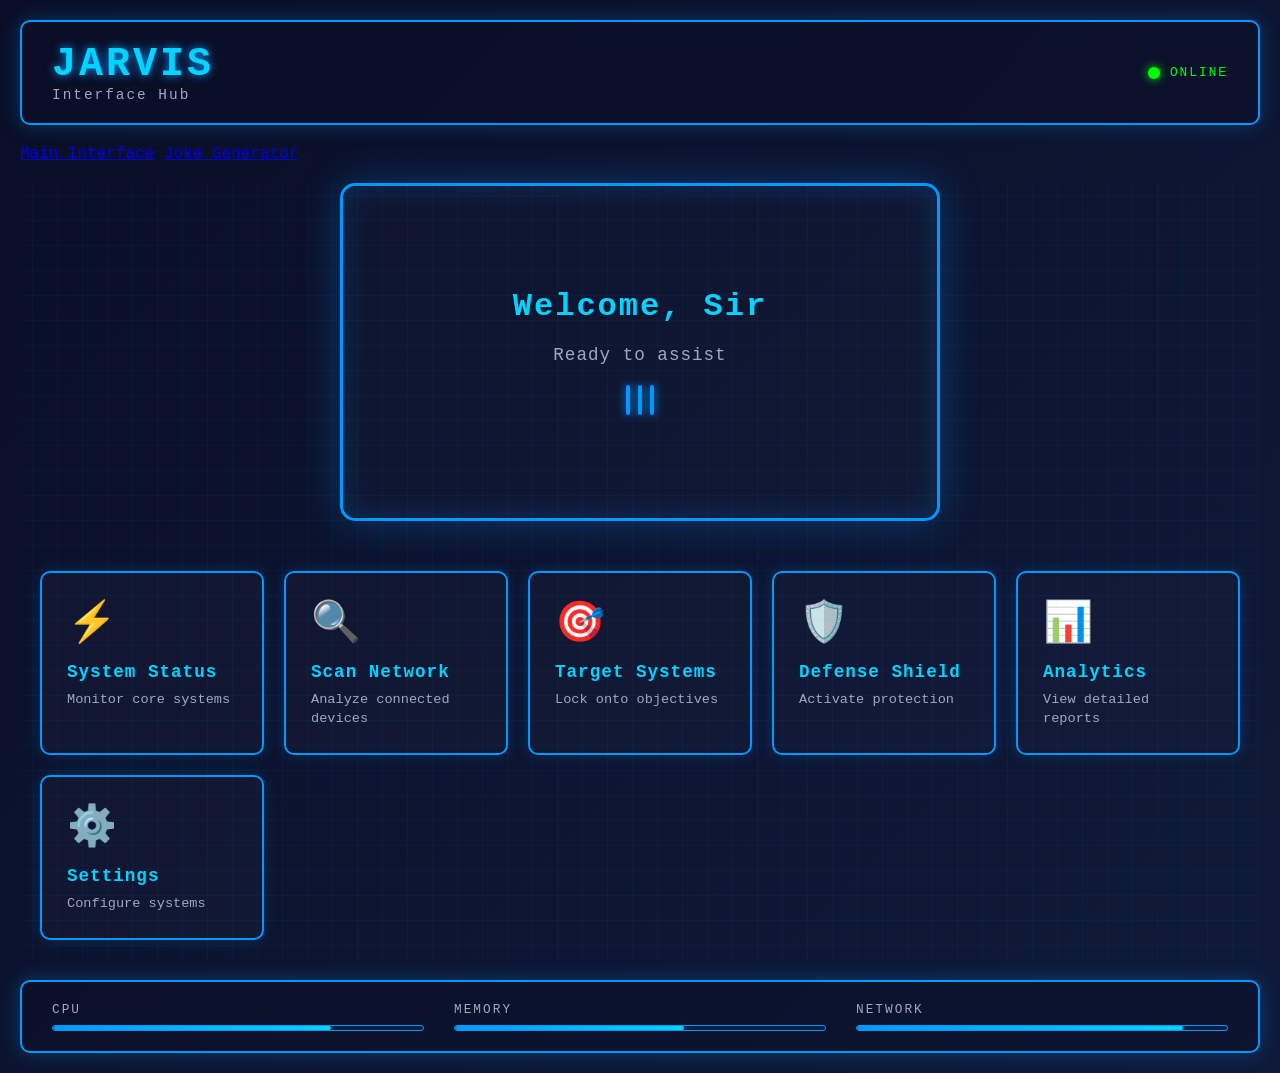
<file: index.html>
<!DOCTYPE html>
<html lang="en">
<head>
    <meta charset="UTF-8">
    <meta name="viewport" content="width=device-width, initial-scale=1.0">
    <title>JARVIS Interface Hub</title>
    <link rel="stylesheet" href="style.css">
</head>
<body>
    <div class="container">
        <!-- Header -->
        <header class="header">
            <div class="header-content">
                <h1 class="title">JARVIS</h1>
                <p class="subtitle">Interface Hub</p>
            </div>
            <div class="status-indicator">
                <span class="pulse"></span>
                <span class="status-text">ONLINE</span>
            </div>
        </header>

        <!-- Navigation -->
        <nav class="navigation">
            <a href="index.html" class="nav-link active">Main Interface</a>
            <a href="joke-generator.html" class="nav-link">Joke Generator</a>
        </nav>

        <!-- Main Interface -->
        <main class="main-interface">
            <!-- Central Display -->
            <section class="central-display">
                <div class="display-frame">
                    <div class="display-content">
                        <h2>Welcome, Sir</h2>
                        <p id="greeting-text">Ready to assist</p>
                        <div class="wave-animation">
                            <span></span>
                            <span></span>
                            <span></span>
                        </div>
                    </div>
                </div>
            </section>

            <!-- Command Grid -->
            <section class="command-grid">
                <div class="command-card" data-command="1">
                    <div class="card-icon">⚡</div>
                    <h3>System Status</h3>
                    <p>Monitor core systems</p>
                    <div class="card-glow"></div>
                </div>

                <div class="command-card" data-command="2">
                    <div class="card-icon">🔍</div>
                    <h3>Scan Network</h3>
                    <p>Analyze connected devices</p>
                    <div class="card-glow"></div>
                </div>

                <div class="command-card" data-command="3">
                    <div class="card-icon">🎯</div>
                    <h3>Target Systems</h3>
                    <p>Lock onto objectives</p>
                    <div class="card-glow"></div>
                </div>

                <div class="command-card" data-command="4">
                    <div class="card-icon">🛡️</div>
                    <h3>Defense Shield</h3>
                    <p>Activate protection</p>
                    <div class="card-glow"></div>
                </div>

                <div class="command-card" data-command="5">
                    <div class="card-icon">📊</div>
                    <h3>Analytics</h3>
                    <p>View detailed reports</p>
                    <div class="card-glow"></div>
                </div>

                <div class="command-card" data-command="6">
                    <div class="card-icon">⚙️</div>
                    <h3>Settings</h3>
                    <p>Configure systems</p>
                    <div class="card-glow"></div>
                </div>
            </section>

            <!-- Holographic Grid Background -->
            <div class="holographic-grid"></div>
        </main>

        <!-- Footer Status -->
        <footer class="footer">
            <div class="footer-item">
                <span class="label">CPU</span>
                <div class="progress-bar">
                    <div class="progress-fill" style="width: 75%"></div>
                </div>
            </div>
            <div class="footer-item">
                <span class="label">MEMORY</span>
                <div class="progress-bar">
                    <div class="progress-fill" style="width: 62%"></div>
                </div>
            </div>
            <div class="footer-item">
                <span class="label">NETWORK</span>
                <div class="progress-bar">
                    <div class="progress-fill" style="width: 88%"></div>
                </div>
            </div>
        </footer>
    </div>

    <script src="script.js"></script>
</body>
</html>
</file>
<file: style.css>
/* JARVIS Interface Hub - Styling */

* {
    margin: 0;
    padding: 0;
    box-sizing: border-box;
}

:root {
    --primary-blue: #0099ff;
    --dark-bg: #0a0e27;
    --secondary-bg: #1a1f3a;
    --accent-blue: #00d4ff;
    --glow-blue: #0066cc;
    --text-primary: #e0e8ff;
    --text-secondary: #a0a8c0;
}

body {
    font-family: 'Courier New', monospace;
    background: linear-gradient(135deg, var(--dark-bg) 0%, #0f1a3a 100%);
    color: var(--text-primary);
    overflow-x: hidden;
    min-height: 100vh;
}

.container {
    display: flex;
    flex-direction: column;
    min-height: 100vh;
    padding: 20px;
    gap: 20px;
    position: relative;
}

/* Header */
.header {
    display: flex;
    justify-content: space-between;
    align-items: center;
    padding: 20px 30px;
    background: rgba(10, 14, 39, 0.5);
    border: 2px solid var(--primary-blue);
    border-radius: 10px;
    box-shadow: 0 0 20px rgba(0, 153, 255, 0.3);
    animation: headerGlow 2s ease-in-out infinite;
}

@keyframes headerGlow {
    0%, 100% {
        box-shadow: 0 0 20px rgba(0, 153, 255, 0.3);
    }
    50% {
        box-shadow: 0 0 30px rgba(0, 153, 255, 0.5);
    }
}

.header-content h1 {
    font-size: 2.5em;
    letter-spacing: 3px;
    color: var(--accent-blue);
    text-shadow: 0 0 10px var(--primary-blue);
    animation: titleFlicker 0.15s infinite;
}

@keyframes titleFlicker {
    0%, 100% {
        text-shadow: 0 0 10px var(--primary-blue);
    }
    50% {
        text-shadow: 0 0 20px var(--accent-blue), 0 0 30px var(--primary-blue);
    }
}

.header-content p {
    font-size: 0.9em;
    color: var(--text-secondary);
    letter-spacing: 2px;
}

.status-indicator {
    display: flex;
    align-items: center;
    gap: 10px;
}

.pulse {
    width: 12px;
    height: 12px;
    background: #00ff00;
    border-radius: 50%;
    box-shadow: 0 0 10px #00ff00;
    animation: pulse 1s ease-in-out infinite;
}

@keyframes pulse {
    0%, 100% {
        box-shadow: 0 0 10px #00ff00;
    }
    50% {
        box-shadow: 0 0 20px #00ff00, 0 0 30px #00ff00;
    }
}

.status-text {
    font-size: 0.8em;
    color: #00ff00;
    letter-spacing: 2px;
}

/* Main Interface */
.main-interface {
    flex: 1;
    display: flex;
    flex-direction: column;
    gap: 30px;
    position: relative;
}

/* Central Display */
.central-display {
    display: flex;
    justify-content: center;
    align-items: center;
}

.display-frame {
    width: 100%;
    max-width: 600px;
    aspect-ratio: 16 / 9;
    background: rgba(26, 31, 58, 0.3);
    border: 3px solid var(--primary-blue);
    border-radius: 15px;
    position: relative;
    overflow: hidden;
    box-shadow: inset 0 0 30px rgba(0, 153, 255, 0.2), 0 0 40px rgba(0, 153, 255, 0.3);
    animation: displayFlicker 0.1s infinite;
}

@keyframes displayFlicker {
    0%, 100% {
        box-shadow: inset 0 0 30px rgba(0, 153, 255, 0.2), 0 0 40px rgba(0, 153, 255, 0.3);
    }
    50% {
        box-shadow: inset 0 0 30px rgba(0, 153, 255, 0.1), 0 0 40px rgba(0, 153, 255, 0.2);
    }
}

.display-content {
    width: 100%;
    height: 100%;
    display: flex;
    flex-direction: column;
    justify-content: center;
    align-items: center;
    gap: 20px;
    padding: 40px;
    text-align: center;
}

.display-content h2 {
    font-size: 2em;
    color: var(--accent-blue);
    letter-spacing: 2px;
    animation: fadeInOut 3s ease-in-out infinite;
}

@keyframes fadeInOut {
    0%, 100% {
        opacity: 1;
    }
    50% {
        opacity: 0.6;
    }
}

.display-content p {
    color: var(--text-secondary);
    font-size: 1.1em;
    letter-spacing: 1px;
}

/* Wave Animation */
.wave-animation {
    display: flex;
    gap: 8px;
    justify-content: center;
}

.wave-animation span {
    width: 4px;
    height: 30px;
    background: var(--primary-blue);
    border-radius: 2px;
    animation: wave 0.6s ease-in-out infinite;
    box-shadow: 0 0 10px var(--primary-blue);
}

.wave-animation span:nth-child(2) {
    animation-delay: 0.1s;
}

.wave-animation span:nth-child(3) {
    animation-delay: 0.2s;
}

@keyframes wave {
    0%, 100% {
        height: 10px;
        opacity: 0.5;
    }
    50% {
        height: 40px;
        opacity: 1;
    }
}

/* Command Grid */
.command-grid {
    display: grid;
    grid-template-columns: repeat(auto-fit, minmax(200px, 1fr));
    gap: 20px;
    padding: 20px;
}

.command-card {
    background: rgba(26, 31, 58, 0.4);
    border: 2px solid var(--primary-blue);
    border-radius: 10px;
    padding: 25px;
    cursor: pointer;
    position: relative;
    overflow: hidden;
    transition: all 0.3s ease;
    box-shadow: 0 0 15px rgba(0, 153, 255, 0.2);
}

.command-card:hover {
    background: rgba(26, 31, 58, 0.7);
    border-color: var(--accent-blue);
    box-shadow: 0 0 30px rgba(0, 212, 255, 0.5);
    transform: translateY(-5px);
}

.command-card:active {
    animation: cardClick 0.3s ease;
}

@keyframes cardClick {
    0% {
        transform: scale(1);
    }
    50% {
        transform: scale(0.95);
    }
    100% {
        transform: scale(1);
    }
}

.card-icon {
    font-size: 2.5em;
    margin-bottom: 15px;
    display: block;
    animation: iconFloat 2s ease-in-out infinite;
}

@keyframes iconFloat {
    0%, 100% {
        transform: translateY(0);
    }
    50% {
        transform: translateY(-10px);
    }
}

.command-card h3 {
    font-size: 1.1em;
    margin-bottom: 8px;
    color: var(--accent-blue);
    letter-spacing: 1px;
}

.command-card p {
    font-size: 0.85em;
    color: var(--text-secondary);
    line-height: 1.4;
}

.card-glow {
    position: absolute;
    top: 0;
    left: -100%;
    width: 100%;
    height: 100%;
    background: linear-gradient(90deg, transparent, rgba(0, 212, 255, 0.3), transparent);
    animation: cardGlow 2s infinite;
}

@keyframes cardGlow {
    0% {
        left: -100%;
    }
    100% {
        left: 100%;
    }
}

/* Holographic Grid */
.holographic-grid {
    position: absolute;
    top: 0;
    left: 0;
    width: 100%;
    height: 100%;
    background-image: 
        linear-gradient(0deg, transparent 24%, rgba(0, 153, 255, 0.05) 25%, rgba(0, 153, 255, 0.05) 26%, transparent 27%, transparent 74%, rgba(0, 153, 255, 0.05) 75%, rgba(0, 153, 255, 0.05) 76%, transparent 77%, transparent),
        linear-gradient(90deg, transparent 24%, rgba(0, 153, 255, 0.05) 25%, rgba(0, 153, 255, 0.05) 26%, transparent 27%, transparent 74%, rgba(0, 153, 255, 0.05) 75%, rgba(0, 153, 255, 0.05) 76%, transparent 77%, transparent);
    background-size: 50px 50px;
    pointer-events: none;
    animation: gridScroll 20s linear infinite;
}

@keyframes gridScroll {
    0% {
        background-position: 0 0;
    }
    100% {
        background-position: 50px 50px;
    }
}

/* Footer */
.footer {
    display: flex;
    justify-content: space-around;
    padding: 20px 30px;
    background: rgba(10, 14, 39, 0.5);
    border: 2px solid var(--primary-blue);
    border-radius: 10px;
    box-shadow: 0 0 20px rgba(0, 153, 255, 0.3);
    gap: 30px;
}

.footer-item {
    display: flex;
    flex-direction: column;
    gap: 8px;
    flex: 1;
}

.footer-item .label {
    font-size: 0.8em;
    color: var(--text-secondary);
    letter-spacing: 2px;
}

.progress-bar {
    width: 100%;
    height: 6px;
    background: rgba(0, 153, 255, 0.1);
    border-radius: 3px;
    overflow: hidden;
    border: 1px solid var(--primary-blue);
}

.progress-fill {
    height: 100%;
    background: linear-gradient(90deg, var(--primary-blue), var(--accent-blue));
    border-radius: 3px;
    box-shadow: 0 0 10px var(--primary-blue);
    animation: fillPulse 2s ease-in-out infinite;
}

@keyframes fillPulse {
    0%, 100% {
        box-shadow: 0 0 10px var(--primary-blue);
    }
    50% {
        box-shadow: 0 0 20px var(--accent-blue);
    }
}

/* Responsive Design */
@media (max-width: 768px) {
    .header {
        flex-direction: column;
        gap: 15px;
        text-align: center;
    }

    .header-content h1 {
        font-size: 2em;
    }

    .command-grid {
        grid-template-columns: repeat(auto-fit, minmax(150px, 1fr));
    }

    .footer {
        flex-direction: column;
        gap: 15px;
    }

    .display-frame {
        max-width: 100%;
    }
}
</file>
